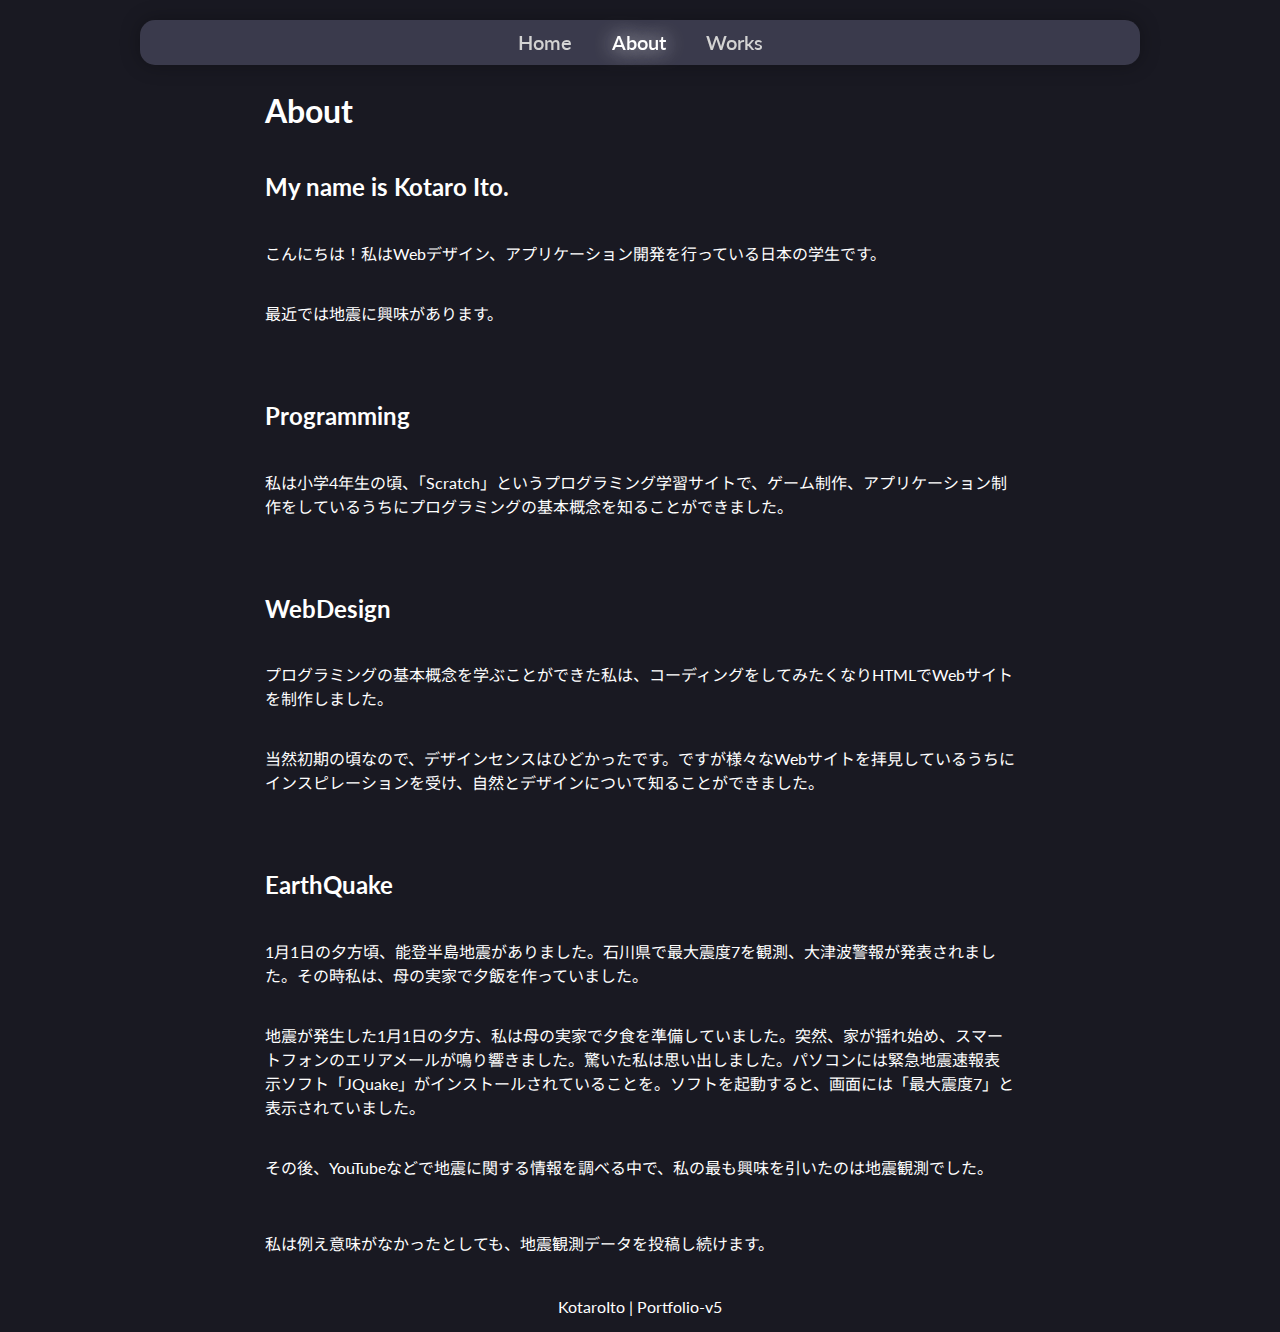
<file: about/index.html>
<!DOCTYPE html>
<html lang="ja">
<head>
    <meta charset="UTF-8">
    <meta name="viewport" content="width=device-width, initial-scale=1.0">
    <link rel="preconnect" href="https://fonts.googleapis.com">
    <link rel="preconnect" href="https://fonts.gstatic.com" crossorigin>
    <link href="https://fonts.googleapis.com/css2?family=Lato:ital,wght@0,100;0,300;0,400;0,700;0,900;1,100;1,300;1,400;1,700;1,900&family=Noto+Sans+JP:wght@100..900&display=swap" rel="stylesheet">
    <link rel="stylesheet" href="../style.css">
    <link rel="icon" type="image/png" href="images/icon.png">
    <title>nikkou</title>
</head>
<body>
    
    <header>
        <div class="header">
            <nav>
                <ul class="navigation">
                    <li><a href="/">Home</a></li>
                    <li><a href="/about" style="color: white; text-shadow: 0 0 20px;">About</a></li>
                    <li><a href="/works">Works</a></li>
                </ul>
            </nav>
        </div>
    </header>

    <div style="height: 60px;"></div>

    <div class="abouts">
        <div class="about">
            <h1>About</h1>
            <h2>My name is Kotaro Ito.</h2>
            <p>こんにちは！私はWebデザイン、アプリケーション開発を行っている日本の学生です。</p>
            <p>最近では地震に興味があります。</p>
        
            <div style="height: 20px;"></div>
    
            <h2>Programming</h2>
            <p>私は小学4年生の頃、「Scratch」というプログラミング学習サイトで、ゲーム制作、アプリケーション制作をしているうちにプログラミングの基本概念を知ることができました。</p>
    
            <div style="height: 20px;"></div>
    
            <h2>WebDesign</h2>
            <p>プログラミングの基本概念を学ぶことができた私は、コーディングをしてみたくなりHTMLでWebサイトを制作しました。</p>
            <p>当然初期の頃なので、デザインセンスはひどかったです。ですが様々なWebサイトを拝見しているうちにインスピレーションを受け、自然とデザインについて知ることができました。</p>
    
            <div style="height: 20px;"></div>
    
            <h2>EarthQuake</h2>
            <p>1月1日の夕方頃、能登半島地震がありました。石川県で最大震度7を観測、大津波警報が発表されました。その時私は、母の実家で夕飯を作っていました。</p>
            <p>地震が発生した1月1日の夕方、私は母の実家で夕食を準備していました。突然、家が揺れ始め、スマートフォンのエリアメールが鳴り響きました。驚いた私は思い出しました。パソコンには緊急地震速報表示ソフト「JQuake」がインストールされていることを。ソフトを起動すると、画面には「最大震度7」と表示されていました。</p>
            <p>その後、YouTubeなどで地震に関する情報を調べる中で、私の最も興味を引いたのは<span class="design">地震観測</span>でした。</p>
            <div class="readcontent">
                <p>私は例え意味がなかったとしても、地震観測データを投稿し続けます。</p>
            </div>
        </div>
    </div>
    <footer>
        <p>KotaroIto | Portfolio-v5</p>
    </footer>
</body>
</html>
</file>
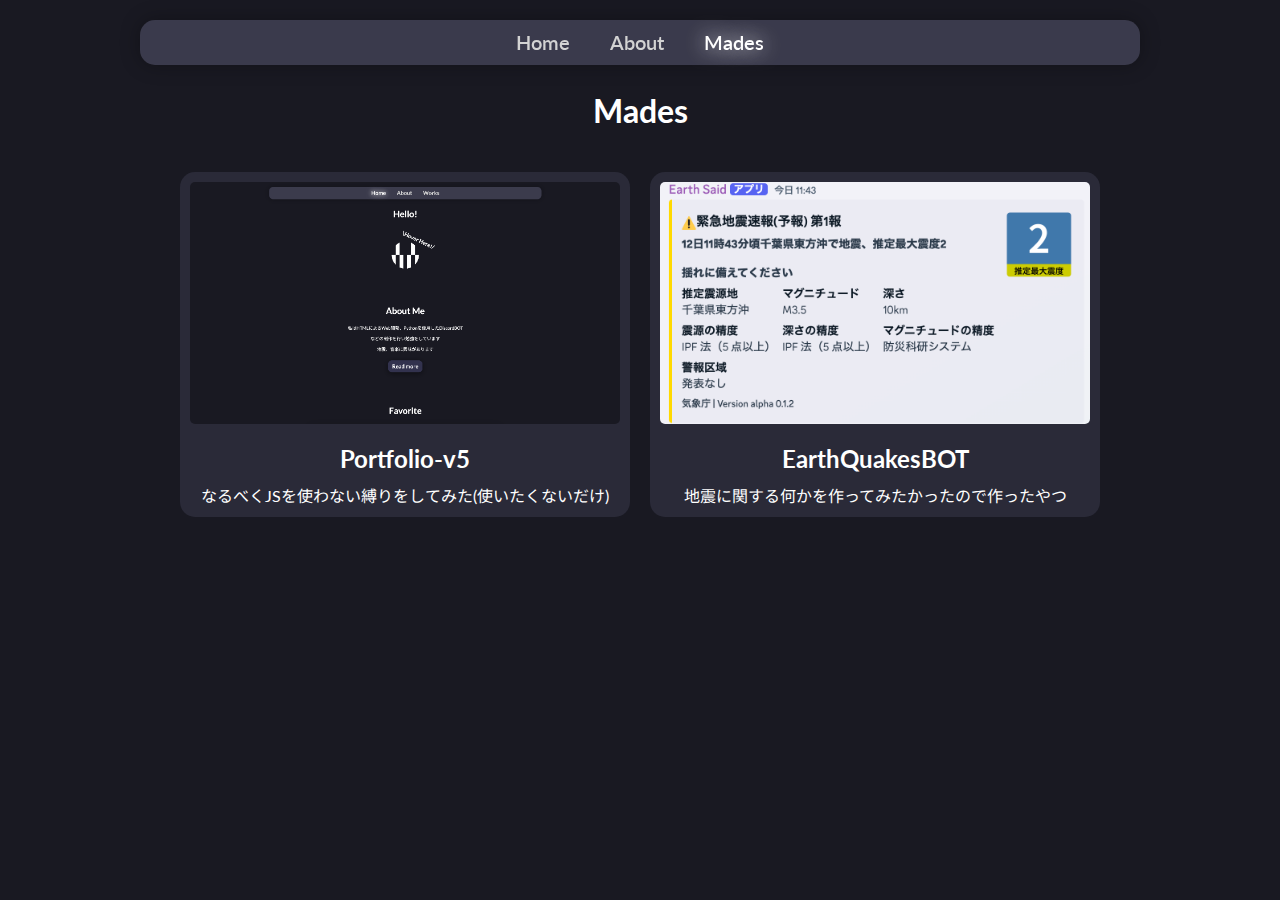
<file: mades/index.html>
<!DOCTYPE html>
<html lang="ja">
<head>
    <meta charset="UTF-8">
    <meta name="viewport" content="width=device-width, initial-scale=1.0">
    <link rel="preconnect" href="https://fonts.googleapis.com">
    <link rel="preconnect" href="https://fonts.gstatic.com" crossorigin>
    <link href="https://fonts.googleapis.com/css2?family=Lato:ital,wght@0,100;0,300;0,400;0,700;0,900;1,100;1,300;1,400;1,700;1,900&family=Noto+Sans+JP:wght@100..900&display=swap" rel="stylesheet">
    <link rel="stylesheet" href="../style.css">
    <title>nikkou</title>
</head>
<body>

    <header>
        <div class="header">
            <nav>
                <ul class="navigation">
                    <li><a href="/">Home</a></li>
                    <li><a href="/about">About</a></li>
                    <li><a href="/mades" style="color: white; text-shadow: 0 0 20px;">Mades</a></li>
                </ul>
            </nav>
        </div>
    </header>

    <div style="height: 60px;"></div>

    <div class="mades">
        <h1>Mades</h1>
        <div class="maincontent">
            <a href="https://github.com/nikkou-0814/Portfolio-v5">
                <div class="made">
                    <img src="/images/sc1.png">
                    <h2>Portfolio-v5</h2>
                    <p>なるべくJSを使わない縛りをしてみた(使いたくないだけ)</p>
                </div>
            </a>

            <a href="/mades">
                <div class="made">
                    <img src="/images/sc2.png">
                    <h2>EarthQuakesBOT</h2>
                    <p>地震に関する何かを作ってみたかったので作ったやつ</p>
                </div>
            </a>

        </div>
    </div>

</body>
</html>
</file>
<file: style.css>
body {
    background-color: rgb(25, 25, 34);
    font-family: "Lato", "Noto Sans JP", sans-serif;
    color: white;
    display: flex;
    flex-direction: column;
    min-height: 100vh;
    margin: 0;
}

header{
    display: flex;
    justify-content: center;
    align-items: center;
    position: fixed;
    left: 0;
    top: 0;
    width: 100%;
    z-index: 9999;
}

footer{
    position: relative;
    display: flex;
    justify-content: center;
    align-items: center;
    width: 100%;
}

.header{
    background-color: rgba(92, 92, 118, 0.5);
    height: 45px;
    width: 100%;
    max-width: 1000px;
    border-radius: 15px;
    margin: 20px;
    backdrop-filter: blur(15px);
    -webkit-backdrop-filter: blur(15px);
    transition: all 0.3s;
    box-shadow: 0 0 20px rgb(0, 0, 0, 0.3);
}

.header:hover{
    transform: scale(1.05);
    box-shadow: 0 0 50px rgb(0, 0, 0, 0.5);
}

.meme{
    display: flex;
    justify-content: center;
}

.meicon{
    transition: all 0.5s cubic-bezier(0.16, 1, 0.3, 1);
    position: relative;
}

.meicon:hover{
    transform: scale(1.1);
}

.meicon img{
    position: relative;
    height: 100px;
    width: 100px;
    border-radius: 100%;
    transition: all 0.8s cubic-bezier(0.16, 1, 0.3, 1);
    z-index: 999;
    margin: 0 15px;
}

.profile {
    display: flex;
    flex-direction: column;
    justify-content: center;
    position: absolute;
    top: 50%;
    left: 50%;
    opacity: 0;
    visibility: hidden;
    width: 100px;
    height: 100px;
    background-color: rgb(200, 200, 255, 0.1);
    border-radius: 100px;
    transition: all 0.8s cubic-bezier(0.16, 1, 0.3, 1);
    transform: translate(-50%, -50%);
    color: white;
    filter: blur(30px);
}

.profile p {
    right: 30px;
    font-weight: 700;
    font-size: 20px;
    white-space: nowrap;
}

.meicon:hover .profile {
    width: 330px;
    height: 120px;
    border-radius: 20px;
    opacity: 1;
    visibility: visible;
    transform: translate(-50%, -50%);
    filter: none;
}

.meicon:hover img {
    box-shadow: 0 0 20px rgb(0, 0, 0, 0.5);
    transform: translate(-100px);
}

.navigation {
    list-style: none;
    padding: 0;
    display: flex;
    justify-content: center;
    align-items: center;
    height: 100%;
    margin: 0;
    font-weight: 600;
}

.navigation li {
    display: flex;
    align-items: center;
    margin: 0 10px;
    font-size: 20px;
}

.navigation a {
    color: lightgray;
    text-decoration: none;
    transition: all 0.4s cubic-bezier(0.16, 1, 0.3, 1);
    padding: 10px;
    border-radius: 10px;
}

.navigation a:hover {
    color: white;
    background-color: rgb(255, 255, 255, 0.15);
}

.ch{
    position: absolute;
    margin-top: -130px;
    margin-left: 40px;
    transform: rotate(25deg);
    font-size: 20px;
    transition: all 0.4s cubic-bezier(0.16, 1, 0.3, 1);
}

.meicon:hover ~ .ch {
    filter: blur(25px);
    opacity: 0;
    transform: rotate(20deg) scale(0.5);
}

.aboutme{
    text-align: center;
}

.readmore{
    color: white;
    text-decoration: none;
    background-color: rgb(150, 150, 255, 0.2);
    border-radius: 15px;
    padding: 10px 15px 10px 15px;
    font-size: 20px;
    font-weight: 600;
    transition: all 0.4s cubic-bezier(0.16, 1, 0.3, 1);
    box-shadow: 0 5px 20px rgb(0, 0, 0, 0.4);
}

.readmore:hover{
    color: lightgrey;
    background-color: rgb(150, 150, 255, 0.1);
}

.favorite{
    text-align: center;
}

.mm{
    width: 100%;
}

.music{
    margin: 20px;
    border-radius: 15px;
}

.games{
    width: 100%;
    display: flex;
    justify-content: center;
}

.game{
    background-color: rgb(200, 200, 255, 0.1);
    margin: 20px;
    border-radius: 15px;
    width: 100%;
    max-width: 700px;
}

.game h2{
    text-align: left;
    padding: 5px;
}

.gametitle {
    display: flex;
    align-items: center;
    padding: 20px;
}

.gametitle img {
    height: 100px;
    margin-right: 20px;
    border-radius: 10px;
    transition: all 0.4s cubic-bezier(0.16, 1, 0.3, 1);
}

.gametitle img:hover{
    filter: brightness(0.8);
}

.text-content h2, .text-content p {
    margin: 0;
    text-align: left; 
}

.text-content h2{
    margin-top: -10px;
}

.text-content p{
    margin-top: 20px;
    margin-left: 5px;
}

.text-content {
    display: flex;
    flex-direction: column;
}

.gamelink{
    color: white;
}

.about{
    text-align: left;
    width: 770px;
}

.about p, h2, h1{
    padding: 10px;
}

.abouts{
    width: 100%;
    display: flex;
    justify-content: center;
}

.readcontent{
    display: flex;
    align-items: center;
    flex-wrap: wrap;
}

.mades{
    text-align: center;
    width: 100%;
}

.made{
    background-color: rgb(200, 200, 255, 0.1);
    border-radius: 15px;
    width: 100%;
    max-width: 450px;
    box-sizing: border-box;
    display: flex;
    justify-content: center;
    flex-direction: column;
}

.made h2{
    padding-top: 10px;
    margin: 0;
}

.made p{
    padding-bottom: 10px;
    margin: 0;
    padding: 0 10px 10px 10px;
}

.made img{
    display: flex;
    object-fit: cover;
    padding: 10px;
    border-radius: 15px;
    aspect-ratio: 16/9;
    max-width: 100%;
}

.maincontent{
    display: flex;
    justify-content: center;
    flex-wrap: wrap;
    align-items: center;
}

.maincontent a{
    text-decoration: none;
    color: white;
    transition: all 0.4s cubic-bezier(0.16, 1, 0.3, 1);
}

.maincontent a:hover{
    transform: scale(1.02);
}

.maincontent a{
    margin: 10px;
}

.topmodal {
    position: fixed;
    width: 100%;
    height: 100%;
    z-index: 99999;
    top: 0;
    left: 0;
    display: flex;
    justify-content: center;
    align-items: center;
    animation: blur 1s cubic-bezier(0.22, 1, 0.36, 1) forwards,
        hide 1s cubic-bezier(0.22, 1, 0.36, 1) forwards 1s;
}

.topmodal h1 {
    animation: textshow 1s cubic-bezier(0.22, 1, 0.36, 1) forwards;
    animation-delay: 0.3s;
    font-size: 40px;
    opacity: 0;
}

@keyframes blur {
    to {
        background-color: rgba(0, 0, 0, 0.3);
        backdrop-filter: blur(10px);
    }
}

@keyframes textshow {
    to {
        font-size: 30px;
        opacity: 1;
    }
}

@keyframes hide {
    to {
        opacity: 0;
        visibility: hidden;
    }
}
</file>
